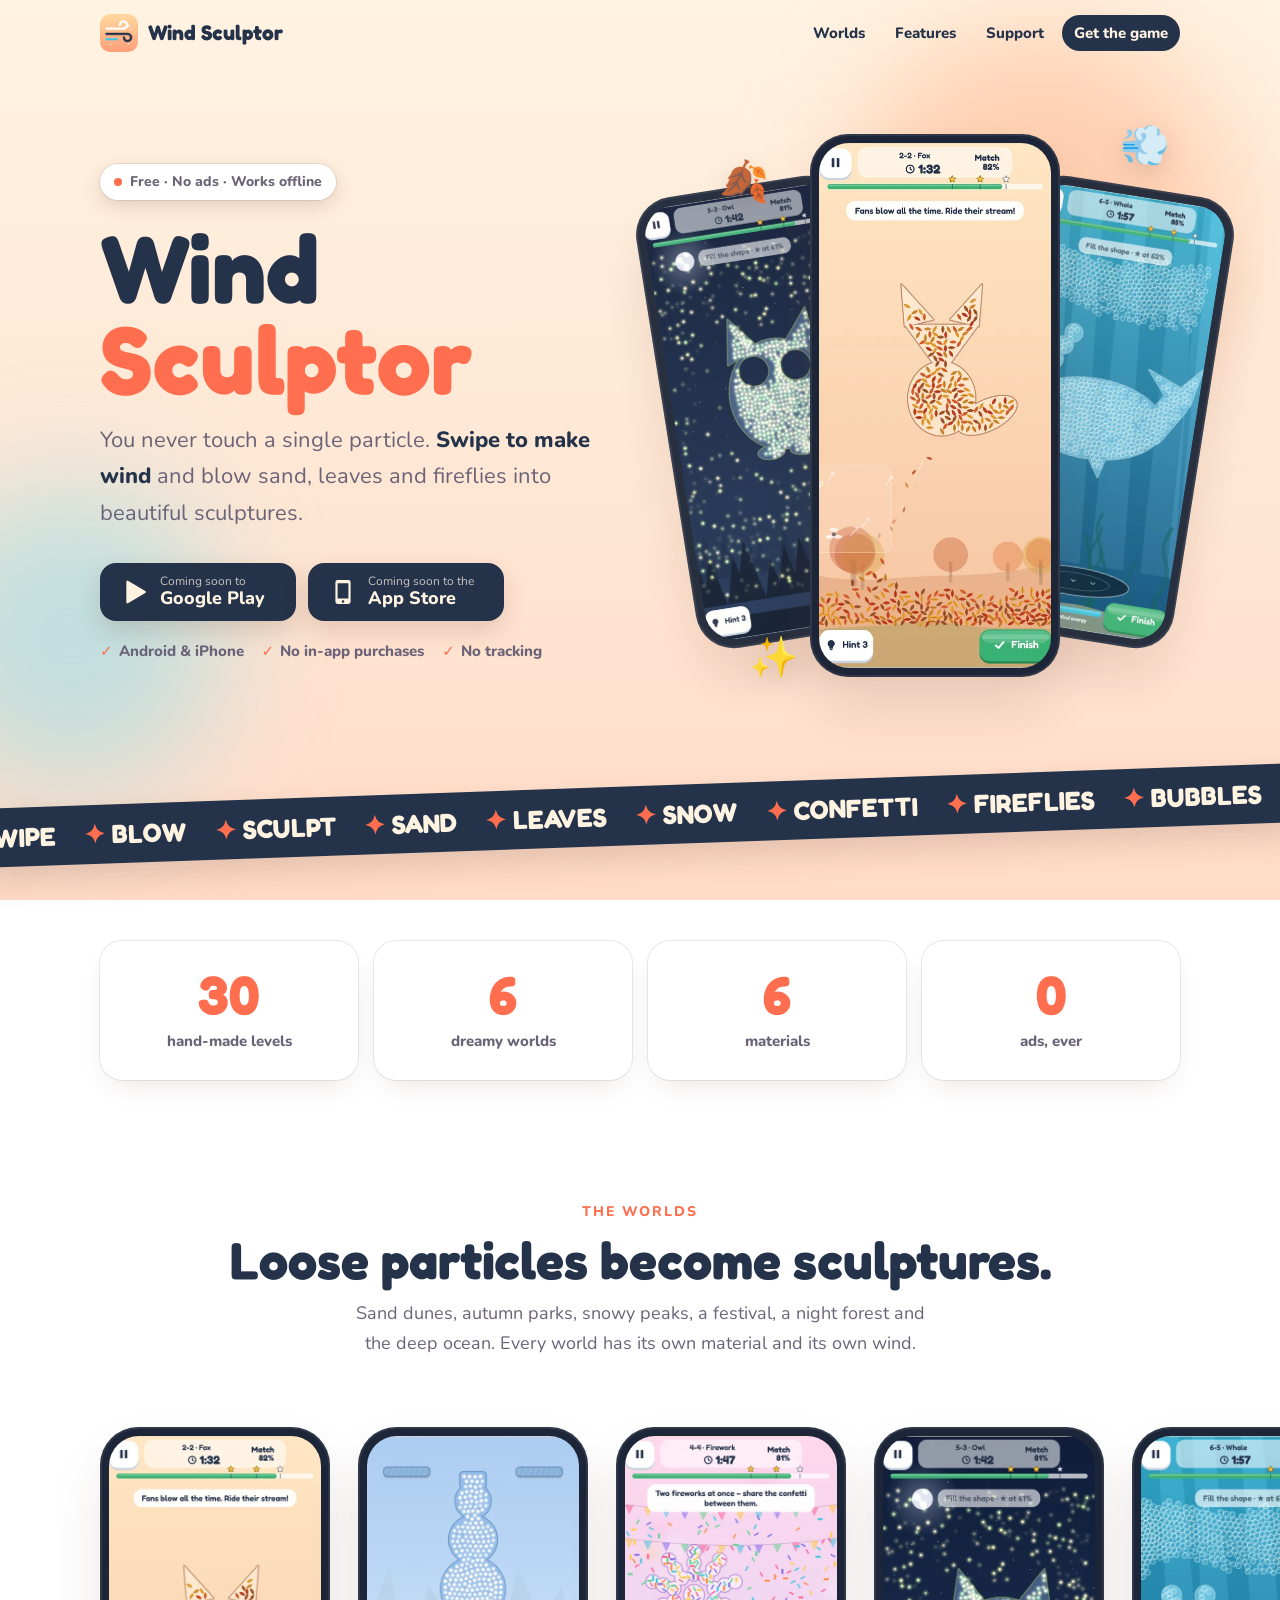
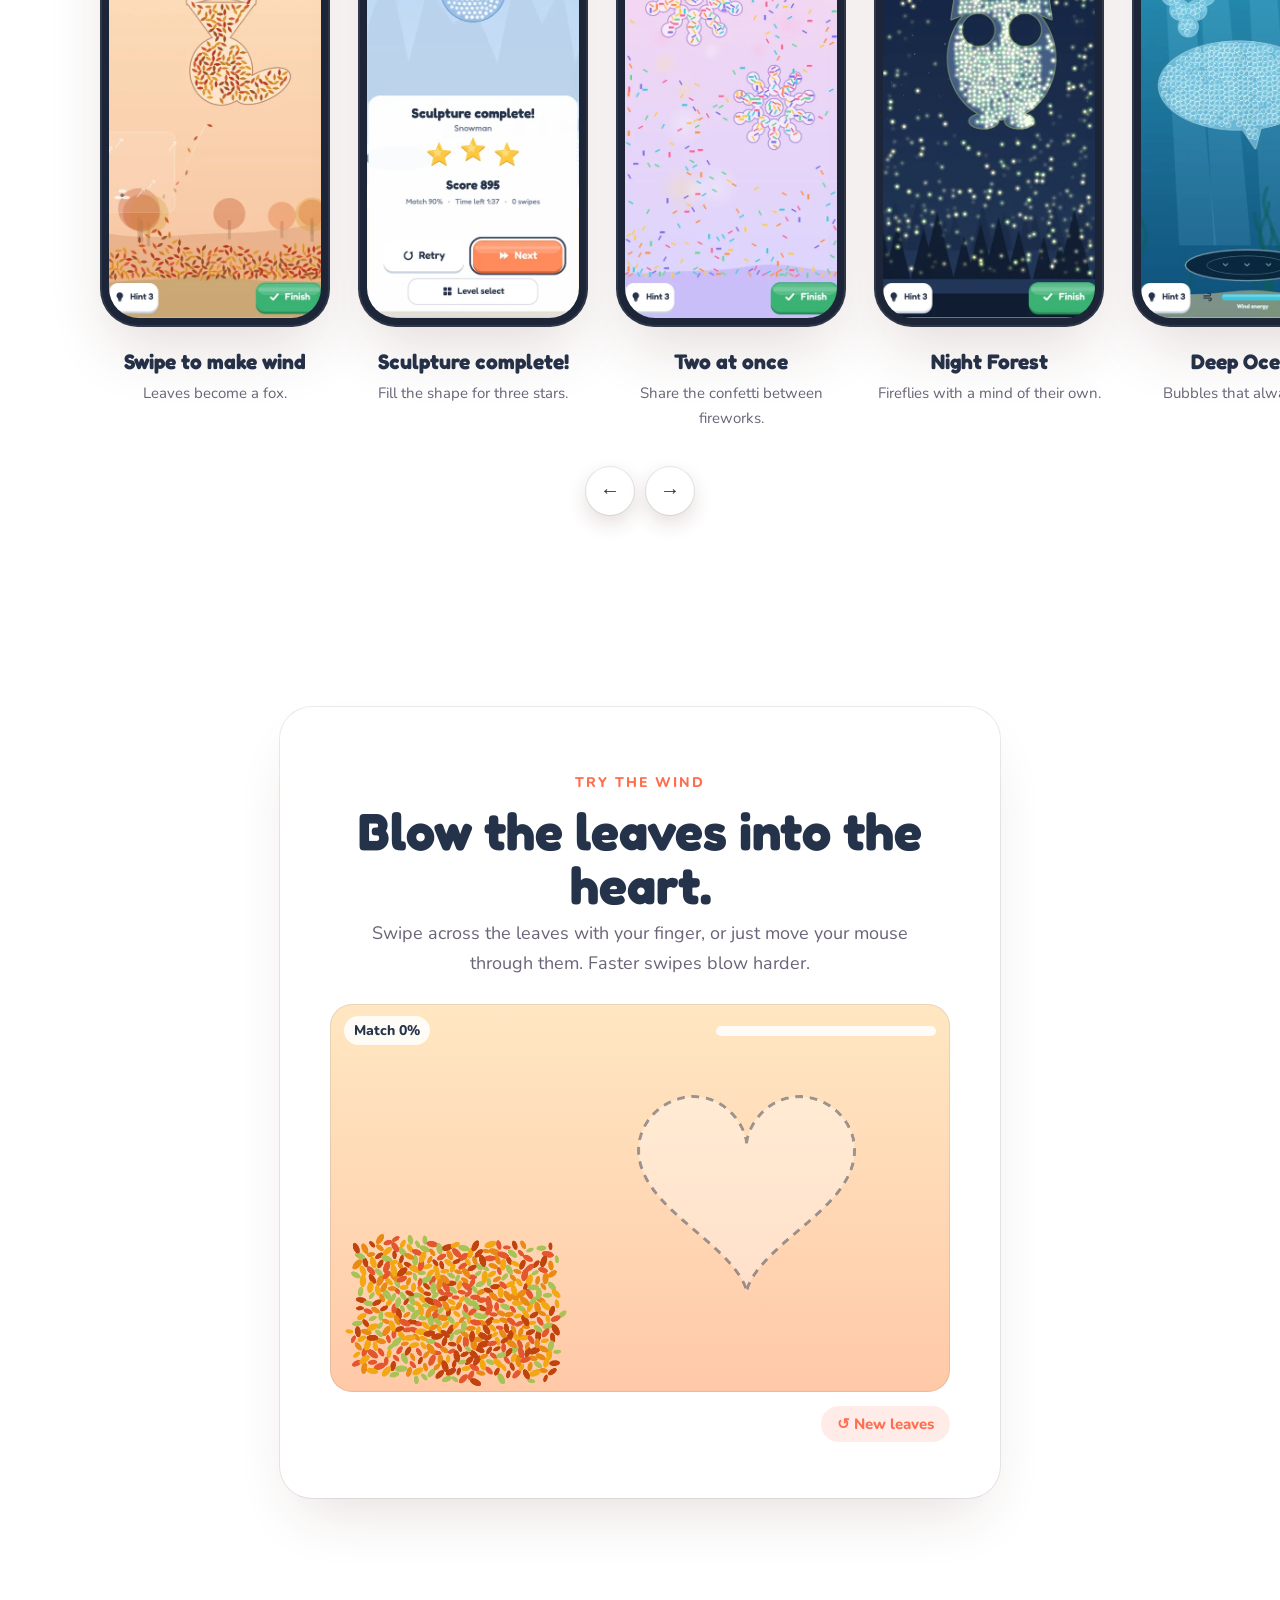
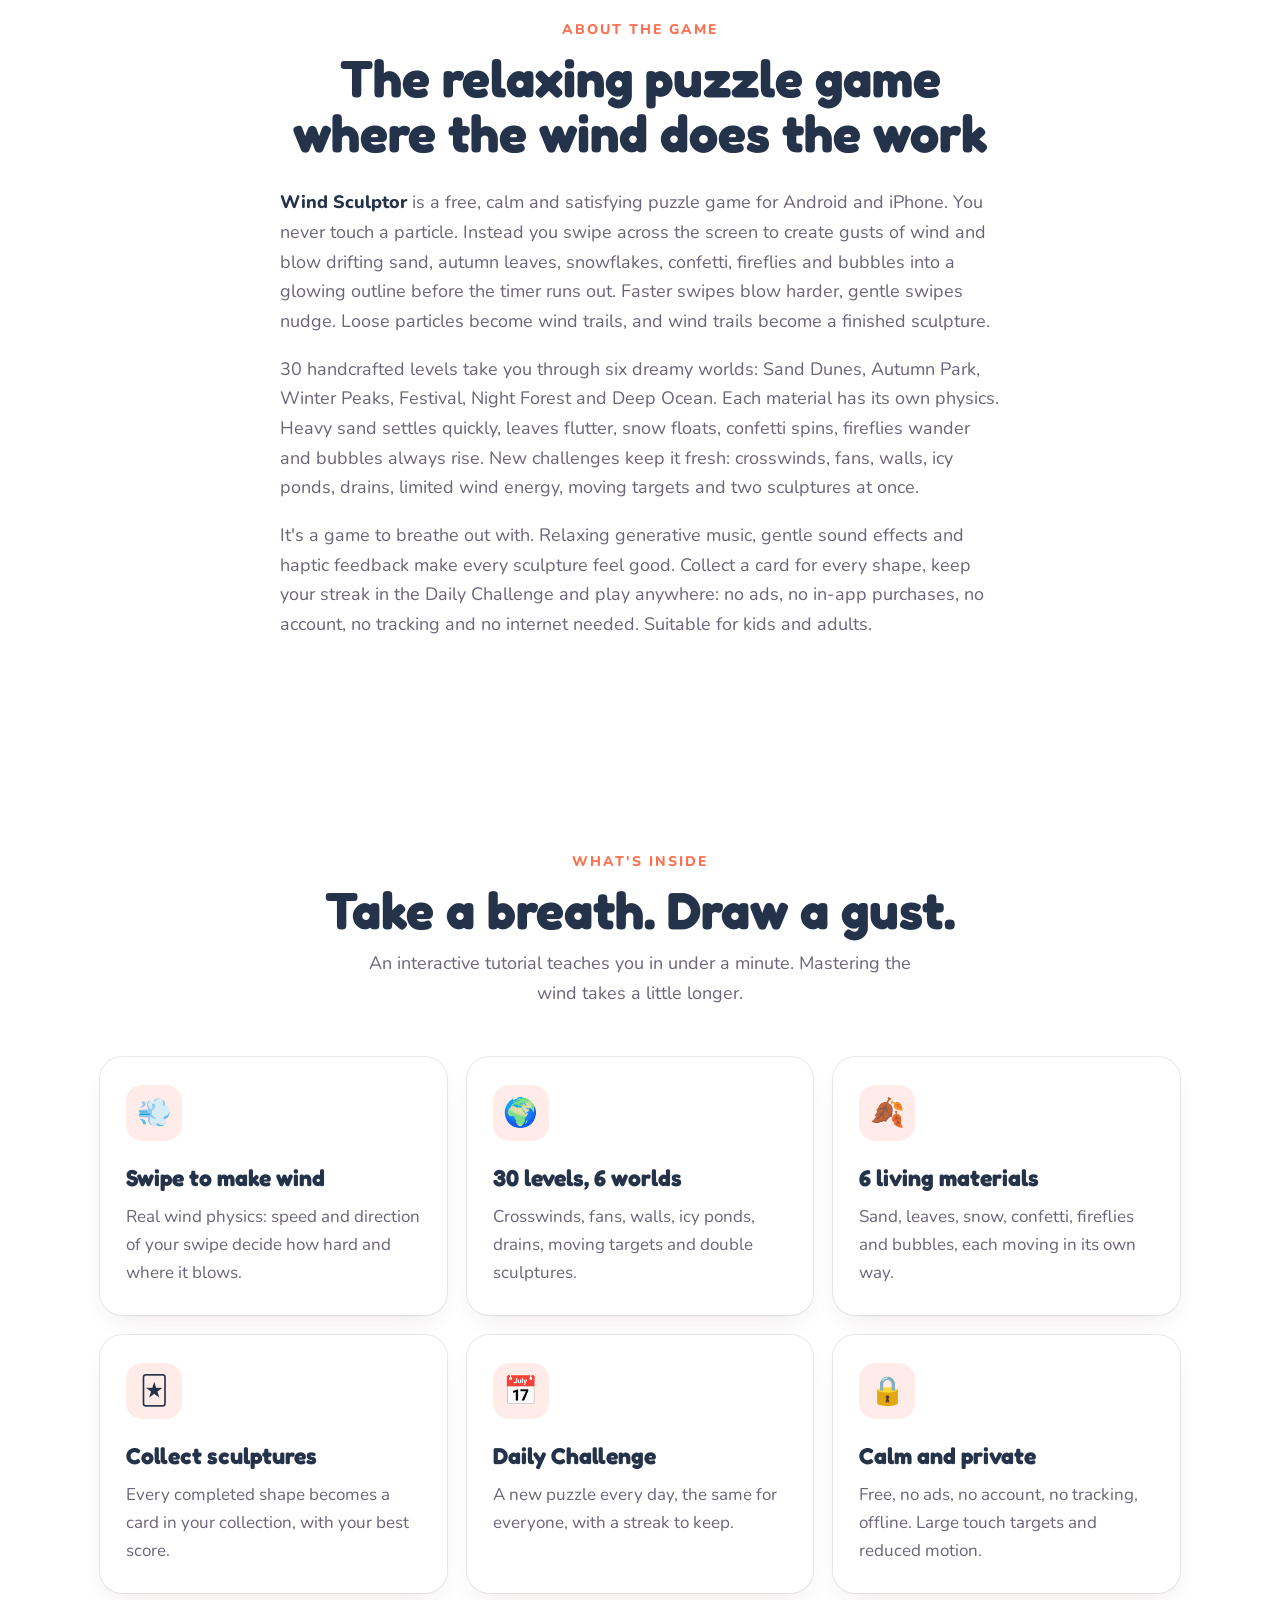
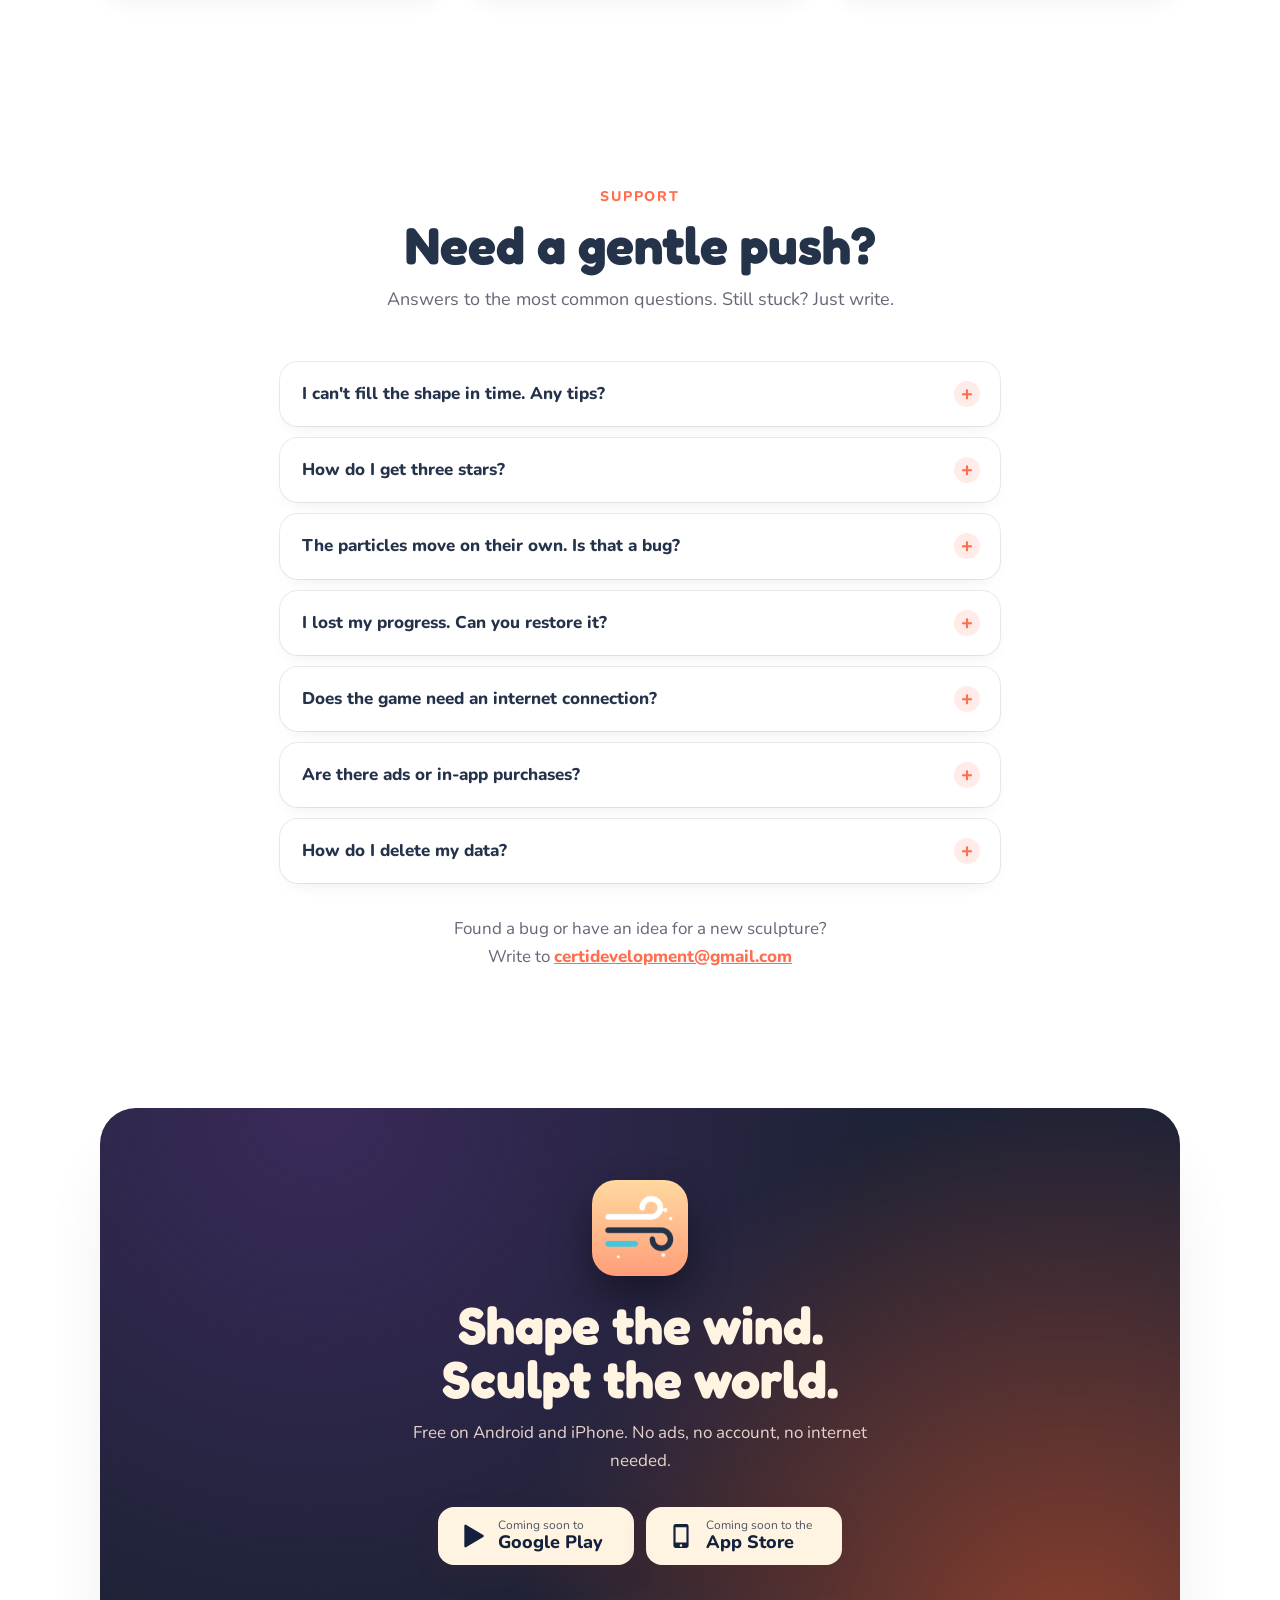
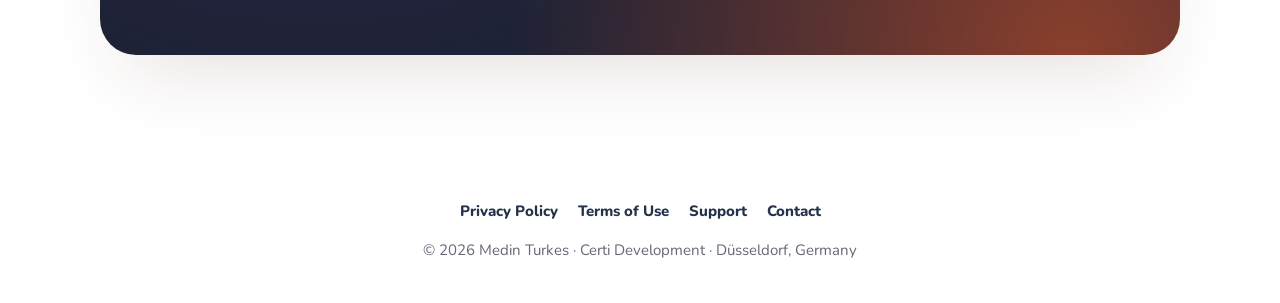
<file: index.html>
<!doctype html>
<html lang="en">
<head>
<meta charset="utf-8">
<meta name="viewport" content="width=device-width, initial-scale=1">
<title>Wind Sculptor – Relaxing Physics Puzzle Game for Android &amp; iPhone (Free, No Ads)</title>
<meta name="description" content="Wind Sculptor is a free, calm puzzle game for Android and iPhone: swipe to create wind and blow sand, leaves, snow, confetti, fireflies and bubbles into beautiful sculptures. 30 levels, daily challenge, no ads, works offline.">
<meta name="robots" content="index, follow, max-image-preview:large, max-snippet:-1">
<meta name="author" content="Medin Turkes">
<meta name="application-name" content="Wind Sculptor">
<meta name="apple-mobile-web-app-title" content="Wind Sculptor">
<meta name="theme-color" content="#FFF3E2" media="(prefers-color-scheme: light)">
<meta name="theme-color" content="#141A2C" media="(prefers-color-scheme: dark)">
<link rel="canonical" href="https://metur100.github.io/Wind.Sculptor.Landing/">
<link rel="icon" href="favicon.ico" sizes="48x48">
<link rel="icon" type="image/png" sizes="96x96" href="assets/favicon-96.png">
<link rel="icon" type="image/png" sizes="192x192" href="assets/favicon-192.png">
<link rel="apple-touch-icon" href="assets/apple-touch-icon.png">
<link rel="manifest" href="site.webmanifest">
<link rel="preload" href="assets/fonts/Fredoka_700.woff2" as="font" type="font/woff2" crossorigin>
<link rel="preload" href="assets/phone/01-fox.webp" as="image" type="image/webp">
<link rel="stylesheet" href="assets/style.css">

<meta property="og:type" content="website">
<meta property="og:site_name" content="Wind Sculptor">
<meta property="og:locale" content="en_US">
<meta property="og:title" content="Wind Sculptor – Shape the wind. Sculpt the world.">
<meta property="og:description" content="A free, relaxing puzzle game for Android and iPhone: swipe to make wind and blow drifting particles into sculptures. 30 levels in 6 worlds. No ads, no tracking, fully offline.">
<meta property="og:url" content="https://metur100.github.io/Wind.Sculptor.Landing/">
<meta property="og:image" content="https://metur100.github.io/Wind.Sculptor.Landing/assets/og-image.jpg">
<meta property="og:image:width" content="1200">
<meta property="og:image:height" content="630">
<meta property="og:image:alt" content="Wind Sculptor app icon next to phones showing an owl made of fireflies and a whale made of bubbles">
<meta name="twitter:card" content="summary_large_image">
<meta name="twitter:title" content="Wind Sculptor – Shape the wind. Sculpt the world.">
<meta name="twitter:description" content="A free, relaxing puzzle game: swipe to make wind and blow particles into sculptures. No ads, no tracking, fully offline.">
<meta name="twitter:image" content="https://metur100.github.io/Wind.Sculptor.Landing/assets/og-image.jpg">
<meta name="twitter:image:alt" content="Wind Sculptor app icon next to phones showing an owl made of fireflies and a whale made of bubbles">

<script type="application/ld+json">
{
  "@context": "https://schema.org",
  "@graph": [
    {
      "@type": "WebSite",
      "@id": "https://metur100.github.io/Wind.Sculptor.Landing/#website",
      "url": "https://metur100.github.io/Wind.Sculptor.Landing/",
      "name": "Wind Sculptor",
      "inLanguage": "en",
      "publisher": { "@id": "https://metur100.github.io/Wind.Sculptor.Landing/#org" }
    },
    {
      "@type": "Organization",
      "@id": "https://metur100.github.io/Wind.Sculptor.Landing/#org",
      "name": "Certi Development",
      "founder": { "@type": "Person", "name": "Medin Turkes" },
      "email": "certidevelopment@gmail.com",
      "logo": "https://metur100.github.io/Wind.Sculptor.Landing/assets/icon-512.png",
      "address": { "@type": "PostalAddress", "addressLocality": "Düsseldorf", "addressRegion": "NRW", "addressCountry": "DE" }
    },
    {
      "@type": ["MobileApplication", "VideoGame"],
      "@id": "https://metur100.github.io/Wind.Sculptor.Landing/#app",
      "name": "Wind Sculptor",
      "url": "https://metur100.github.io/Wind.Sculptor.Landing/",
      "description": "A calm, satisfying physics puzzle game: swipe to create gusts of wind and blow sand, leaves, snowflakes, confetti, fireflies and bubbles into a target shape. 30 levels in 6 worlds, 6 materials with their own physics, a daily challenge and collectible sculpture cards. Free, no ads, no tracking, fully offline.",
      "operatingSystem": "Android, iOS",
      "applicationCategory": "GameApplication",
      "applicationSubCategory": "Puzzle game",
      "genre": ["Puzzle", "Casual", "Relaxing"],
      "gamePlatform": ["Android", "iOS"],
      "playMode": "SinglePlayer",
      "numberOfPlayers": { "@type": "QuantitativeValue", "value": 1 },
      "softwareVersion": "1.0.0",
      "inLanguage": "en",
      "isAccessibleForFree": true,
      "image": "https://metur100.github.io/Wind.Sculptor.Landing/assets/icon-512.png",
      "screenshot": [
        "https://metur100.github.io/Wind.Sculptor.Landing/assets/phone/01-fox.webp",
        "https://metur100.github.io/Wind.Sculptor.Landing/assets/phone/03-festival.webp",
        "https://metur100.github.io/Wind.Sculptor.Landing/assets/phone/04-owl.webp",
        "https://metur100.github.io/Wind.Sculptor.Landing/assets/phone/05-whale.webp"
      ],
      "offers": { "@type": "Offer", "price": "0", "priceCurrency": "EUR" },
      "author": { "@type": "Person", "name": "Medin Turkes" },
      "publisher": { "@id": "https://metur100.github.io/Wind.Sculptor.Landing/#org" },
      "privacyPolicy": "https://metur100.github.io/Wind.Sculptor.Landing/privacy.html"
    },
    {
      "@type": "FAQPage",
      "mainEntity": [
        { "@type": "Question", "name": "I can't fill the shape in time. Any tips?", "acceptedAnswer": { "@type": "Answer", "text": "Use short, slow swipes close to the particles for control and long fast swipes to move a whole cloud. If the timer runs out you can keep sculpting, retry or use a free hint." } },
        { "@type": "Question", "name": "Can lost progress be restored?", "acceptedAnswer": { "@type": "Answer", "text": "Progress is stored only on your device, so it can't be restored after uninstalling the game or resetting progress." } },
        { "@type": "Question", "name": "Does Wind Sculptor need an internet connection?", "acceptedAnswer": { "@type": "Answer", "text": "No. Everything, including the Daily Challenge, works fully offline." } },
        { "@type": "Question", "name": "Are there ads or in-app purchases?", "acceptedAnswer": { "@type": "Answer", "text": "No. The game is completely free, with no ads and no in-app purchases. Hints are free too." } },
        { "@type": "Question", "name": "How do I delete my data?", "acceptedAnswer": { "@type": "Answer", "text": "Use Settings → Reset progress in the game, or uninstall it. Nothing is stored anywhere else." } }
      ]
    }
  ]
}
</script>
<script>document.documentElement.classList.add('js');</script>
</head>
<body>
<div class="progress" id="progress" aria-hidden="true"></div>

<header class="top" id="top">
  <div class="wrap">
    <a class="brand" href="./"><img src="assets/favicon-96.png" alt="" width="38" height="38">Wind Sculptor</a>
    <nav>
      <a class="opt" href="#worlds">Worlds</a>
      <a class="opt" href="#features">Features</a>
      <a class="opt" href="#support">Support</a>
      <a class="pill" href="#download">Get the game</a>
    </nav>
  </div>
</header>

<main>
  <!-- Hero -->
  <div class="hero">
    <div class="blob b1"></div>
    <div class="blob b2"></div>
    <div class="wrap hero-grid">
      <div>
        <span class="eyebrow reveal"><span class="dot"></span>Free · No ads · Works offline</span>
        <h1 class="reveal" style="--i:1">
          <span class="line">Wind</span>
          <span class="line"><span class="hot">Sculptor</span></span>
        </h1>
        <p class="tag reveal" style="--i:2">You never touch a single particle. <strong>Swipe to make wind</strong> and blow sand, leaves and fireflies into beautiful sculptures.</p>

        <!-- Store links: replace href="#" with the real URLs and remove aria-disabled once live:
             Google Play: https://play.google.com/store/apps/details?id=com.certidevelopment.windsculptor
             App Store:   https://apps.apple.com/app/idXXXXXXXXXX -->
        <div class="stores reveal" style="--i:3">
          <a class="store" href="#" aria-disabled="true">
            <svg viewBox="0 0 24 24" aria-hidden="true"><path d="M4 2.5v19a1 1 0 0 0 1.5.86l16-9.5a1 1 0 0 0 0-1.72l-16-9.5A1 1 0 0 0 4 2.5z"/></svg>
            <div><small>Coming soon to</small><span>Google Play</span></div>
          </a>
          <a class="store" href="#" aria-disabled="true">
            <svg viewBox="0 0 24 24" aria-hidden="true"><path d="M7 1h10a2 2 0 0 1 2 2v18a2 2 0 0 1-2 2H7a2 2 0 0 1-2-2V3a2 2 0 0 1 2-2zm0 3v14h10V4H7zm5 15.5a1.25 1.25 0 1 0 0 2.5 1.25 1.25 0 0 0 0-2.5z"/></svg>
            <div><small>Coming soon to the</small><span>App Store</span></div>
          </a>
        </div>
        <ul class="checks reveal" style="--i:4">
          <li>Android &amp; iPhone</li>
          <li>No in-app purchases</li>
          <li>No tracking</li>
        </ul>
      </div>

      <div class="phones parallax" data-speed="-0.08" aria-hidden="true">
        <div class="phone-set reveal zoom" style="--i:2">
          <div class="phone p-left float slow"><img src="assets/phone/04-owl.webp" alt="" width="480" height="1043"></div>
          <div class="phone p-right float slower"><img src="assets/phone/05-whale.webp" alt="" width="480" height="1043"></div>
          <div class="phone p-main float"><img src="assets/phone/01-fox.webp" alt="" width="480" height="1043"></div>
          <span class="sticker s1">🍂</span>
          <span class="sticker s2">💨</span>
          <span class="sticker s3">✨</span>
        </div>
      </div>
    </div>
  </div>

  <!-- Marquee -->
  <div class="marquee" aria-hidden="true">
    <div class="track">
      <span>SWIPE<em>✦</em> BLOW<em>✦</em> SCULPT<em>✦</em> SAND<em>✦</em> LEAVES<em>✦</em> SNOW<em>✦</em> CONFETTI<em>✦</em> FIREFLIES<em>✦</em> BUBBLES<em>✦</em> BREATHE<em>✦</em></span>
      <span>SWIPE<em>✦</em> BLOW<em>✦</em> SCULPT<em>✦</em> SAND<em>✦</em> LEAVES<em>✦</em> SNOW<em>✦</em> CONFETTI<em>✦</em> FIREFLIES<em>✦</em> BUBBLES<em>✦</em> BREATHE<em>✦</em></span>
    </div>
  </div>

  <!-- Stats -->
  <section>
    <div class="wrap">
      <div class="stats">
        <div class="stat reveal" style="--i:0"><b data-count="30">30</b><span>hand-made levels</span></div>
        <div class="stat reveal" style="--i:1"><b data-count="6">6</b><span>dreamy worlds</span></div>
        <div class="stat reveal" style="--i:2"><b data-count="6">6</b><span>materials</span></div>
        <div class="stat reveal" style="--i:3"><b>0</b><span>ads, ever</span></div>
      </div>
    </div>
  </section>

  <!-- Gallery -->
  <section id="worlds" style="padding-top:24px">
    <div class="wrap">
      <span class="kicker reveal">The worlds</span>
      <h2 class="reveal" style="--i:1">Loose particles become sculptures.</h2>
      <p class="lead reveal" style="--i:2">Sand dunes, autumn parks, snowy peaks, a festival, a night forest and the deep ocean. Every world has its own material and its own wind.</p>
    </div>
    <div class="gallery-wrap">
      <div class="gallery" id="gallery" tabindex="0" aria-label="Screenshots">
        <figure class="shot reveal" style="--i:0"><div class="phone"><img src="assets/phone/01-fox.webp" width="480" height="1043" loading="lazy" alt="Autumn leaves blown into the shape of a fox"></div><figcaption><h3>Swipe to make wind</h3><p>Leaves become a fox.</p></figcaption></figure>
        <figure class="shot reveal" style="--i:1"><div class="phone"><img src="assets/phone/02-complete.webp" width="480" height="1043" loading="lazy" alt="Sculpture complete screen with three stars for a snowman"></div><figcaption><h3>Sculpture complete!</h3><p>Fill the shape for three stars.</p></figcaption></figure>
        <figure class="shot reveal" style="--i:2"><div class="phone"><img src="assets/phone/03-festival.webp" width="480" height="1043" loading="lazy" alt="Confetti blown into two fireworks at a festival"></div><figcaption><h3>Two at once</h3><p>Share the confetti between fireworks.</p></figcaption></figure>
        <figure class="shot reveal" style="--i:3"><div class="phone"><img src="assets/phone/04-owl.webp" width="480" height="1043" loading="lazy" alt="Fireflies forming an owl in a night forest"></div><figcaption><h3>Night Forest</h3><p>Fireflies with a mind of their own.</p></figcaption></figure>
        <figure class="shot reveal" style="--i:4"><div class="phone"><img src="assets/phone/05-whale.webp" width="480" height="1043" loading="lazy" alt="Bubbles forming a whale in the deep ocean"></div><figcaption><h3>Deep Ocean</h3><p>Bubbles that always rise.</p></figcaption></figure>
        <figure class="shot reveal" style="--i:5"><div class="phone"><img src="assets/phone/06-worlds.webp" width="480" height="1043" loading="lazy" alt="World map with six worlds"></div><figcaption><h3>6 dreamy worlds</h3><p>From sand dunes to the sea.</p></figcaption></figure>
        <figure class="shot reveal" style="--i:6"><div class="phone"><img src="assets/phone/07-collection.webp" width="480" height="1043" loading="lazy" alt="Collection of sculpture cards"></div><figcaption><h3>Collect every sculpture</h3><p>A card for each shape.</p></figcaption></figure>
        <figure class="shot reveal" style="--i:7"><div class="phone"><img src="assets/phone/08-menu.webp" width="480" height="1043" loading="lazy" alt="Main menu with the Daily Challenge"></div><figcaption><h3>A new puzzle every day</h3><p>Same Daily Challenge for everyone.</p></figcaption></figure>
      </div>
      <div class="gallery-nav">
        <button type="button" data-dir="-1" aria-label="Previous screenshots">←</button>
        <button type="button" data-dir="1" aria-label="Next screenshots">→</button>
      </div>
    </div>
  </section>

  <!-- Try it -->
  <section>
    <div class="wrap narrow">
      <div class="tryit reveal zoom" id="tryit">
        <span class="kicker">Try the wind</span>
        <h2>Blow the leaves into the heart.</h2>
        <p class="lead">Swipe across the leaves with your finger, or just move your mouse through them. Faster swipes blow harder.</p>
        <div class="toy">
          <canvas id="toy" width="1280" height="800" aria-label="Mini game: autumn leaves and a heart-shaped outline to fill with wind"></canvas>
          <div class="toy-hud" aria-hidden="true"><span id="toy-pct">Match 0%</span><span class="meter"><i id="toy-meter"></i></span></div>
          <div class="toy-foot">
            <p class="toy-msg" id="toy-msg" aria-live="polite"></p>
            <button type="button" class="reset" id="toy-reset">↺ New leaves</button>
          </div>
        </div>
      </div>
    </div>
  </section>

  <!-- About -->
  <section id="about" style="padding-top:24px">
    <div class="wrap narrow about">
      <span class="kicker reveal">About the game</span>
      <h2 class="reveal" style="--i:1">The relaxing puzzle game where the wind does the work</h2>
      <p class="reveal" style="--i:2"><strong>Wind Sculptor</strong> is a free, calm and satisfying puzzle game for Android and iPhone. You never touch a particle. Instead you swipe across the screen to create gusts of wind and blow drifting sand, autumn leaves, snowflakes, confetti, fireflies and bubbles into a glowing outline before the timer runs out. Faster swipes blow harder, gentle swipes nudge. Loose particles become wind trails, and wind trails become a finished sculpture.</p>
      <p class="reveal" style="--i:3">30 handcrafted levels take you through six dreamy worlds: Sand Dunes, Autumn Park, Winter Peaks, Festival, Night Forest and Deep Ocean. Each material has its own physics. Heavy sand settles quickly, leaves flutter, snow floats, confetti spins, fireflies wander and bubbles always rise. New challenges keep it fresh: crosswinds, fans, walls, icy ponds, drains, limited wind energy, moving targets and two sculptures at once.</p>
      <p class="reveal" style="--i:4">It's a game to breathe out with. Relaxing generative music, gentle sound effects and haptic feedback make every sculpture feel good. Collect a card for every shape, keep your streak in the Daily Challenge and play anywhere: no ads, no in-app purchases, no account, no tracking and no internet needed. Suitable for kids and adults.</p>
    </div>
  </section>

  <!-- Features -->
  <section id="features">
    <div class="wrap">
      <span class="kicker reveal">What's inside</span>
      <h2 class="reveal" style="--i:1">Take a breath. Draw a gust.</h2>
      <p class="lead reveal" style="--i:2">An interactive tutorial teaches you in under a minute. Mastering the wind takes a little longer.</p>
      <div class="grid">
        <div class="feature reveal" style="--i:0"><div class="ico" aria-hidden="true">💨</div><h3>Swipe to make wind</h3><p>Real wind physics: speed and direction of your swipe decide how hard and where it blows.</p></div>
        <div class="feature reveal" style="--i:1"><div class="ico" aria-hidden="true">🌍</div><h3>30 levels, 6 worlds</h3><p>Crosswinds, fans, walls, icy ponds, drains, moving targets and double sculptures.</p></div>
        <div class="feature reveal" style="--i:2"><div class="ico" aria-hidden="true">🍂</div><h3>6 living materials</h3><p>Sand, leaves, snow, confetti, fireflies and bubbles, each moving in its own way.</p></div>
        <div class="feature reveal" style="--i:0"><div class="ico" aria-hidden="true">🃏</div><h3>Collect sculptures</h3><p>Every completed shape becomes a card in your collection, with your best score.</p></div>
        <div class="feature reveal" style="--i:1"><div class="ico" aria-hidden="true">📅</div><h3>Daily Challenge</h3><p>A new puzzle every day, the same for everyone, with a streak to keep.</p></div>
        <div class="feature reveal" style="--i:2"><div class="ico" aria-hidden="true">🔒</div><h3>Calm and private</h3><p>Free, no ads, no account, no tracking, offline. Large touch targets and reduced motion.</p></div>
      </div>
    </div>
  </section>

  <!-- Support -->
  <section id="support">
    <div class="wrap narrow">
      <span class="kicker reveal">Support</span>
      <h2 class="reveal" style="--i:1">Need a gentle push?</h2>
      <p class="lead reveal" style="--i:2">Answers to the most common questions. Still stuck? Just write.</p>
      <div class="faq">
        <details class="reveal">
          <summary>I can't fill the shape in time. Any tips?</summary>
          <p>Use short, slow swipes close to the particles for control and long, fast swipes to move a whole cloud. If the timer runs out you can keep sculpting, retry, or use a free hint.</p>
        </details>
        <details class="reveal">
          <summary>How do I get three stars?</summary>
          <p>Fill more of the outline. The match bar at the top shows how close you are, and the star markers on it show each threshold.</p>
        </details>
        <details class="reveal">
          <summary>The particles move on their own. Is that a bug?</summary>
          <p>No – that's the material. Fireflies wander, bubbles rise, snow floats and fans or crosswinds keep blowing. Plan your gusts around them.</p>
        </details>
        <details class="reveal">
          <summary>I lost my progress. Can you restore it?</summary>
          <p>Progress is stored only on your device. We never receive it, so it can't be restored after uninstalling the game or resetting progress.</p>
        </details>
        <details class="reveal">
          <summary>Does the game need an internet connection?</summary>
          <p>No. Everything, including the Daily Challenge, works fully offline.</p>
        </details>
        <details class="reveal">
          <summary>Are there ads or in-app purchases?</summary>
          <p>No. The game is completely free, and hints are free too.</p>
        </details>
        <details class="reveal">
          <summary>How do I delete my data?</summary>
          <p>Use Settings → Reset progress in the game, or uninstall it. Nothing is stored anywhere else. See the <a href="privacy.html">privacy policy</a>.</p>
        </details>
      </div>
      <p class="contact reveal">Found a bug or have an idea for a new sculpture?<br>Write to <a href="mailto:certidevelopment@gmail.com">certidevelopment@gmail.com</a></p>
    </div>
  </section>

  <!-- CTA -->
  <section id="download" style="padding-top:24px">
    <div class="wrap">
      <div class="cta reveal zoom">
        <img src="assets/icon-512.png" alt="" width="96" height="96">
        <h2>Shape the wind.<br>Sculpt the world.</h2>
        <p>Free on Android and iPhone. No ads, no account, no internet needed.</p>
        <div class="stores">
          <a class="store" href="#" aria-disabled="true">
            <svg viewBox="0 0 24 24" aria-hidden="true"><path d="M4 2.5v19a1 1 0 0 0 1.5.86l16-9.5a1 1 0 0 0 0-1.72l-16-9.5A1 1 0 0 0 4 2.5z"/></svg>
            <div><small>Coming soon to</small><span>Google Play</span></div>
          </a>
          <a class="store" href="#" aria-disabled="true">
            <svg viewBox="0 0 24 24" aria-hidden="true"><path d="M7 1h10a2 2 0 0 1 2 2v18a2 2 0 0 1-2 2H7a2 2 0 0 1-2-2V3a2 2 0 0 1 2-2zm0 3v14h10V4H7zm5 15.5a1.25 1.25 0 1 0 0 2.5 1.25 1.25 0 0 0 0-2.5z"/></svg>
            <div><small>Coming soon to the</small><span>App Store</span></div>
          </a>
        </div>
      </div>
    </div>
  </section>
</main>

<footer>
  <div class="wrap">
    <nav>
      <a href="privacy.html">Privacy Policy</a>
      <a href="terms.html">Terms of Use</a>
      <a href="#support">Support</a>
      <a href="mailto:certidevelopment@gmail.com">Contact</a>
    </nav>
    <p>© 2026 Medin Turkes · Certi Development · Düsseldorf, Germany</p>
  </div>
</footer>

<script src="assets/main.js" defer></script>
</body>
</html>
</file>
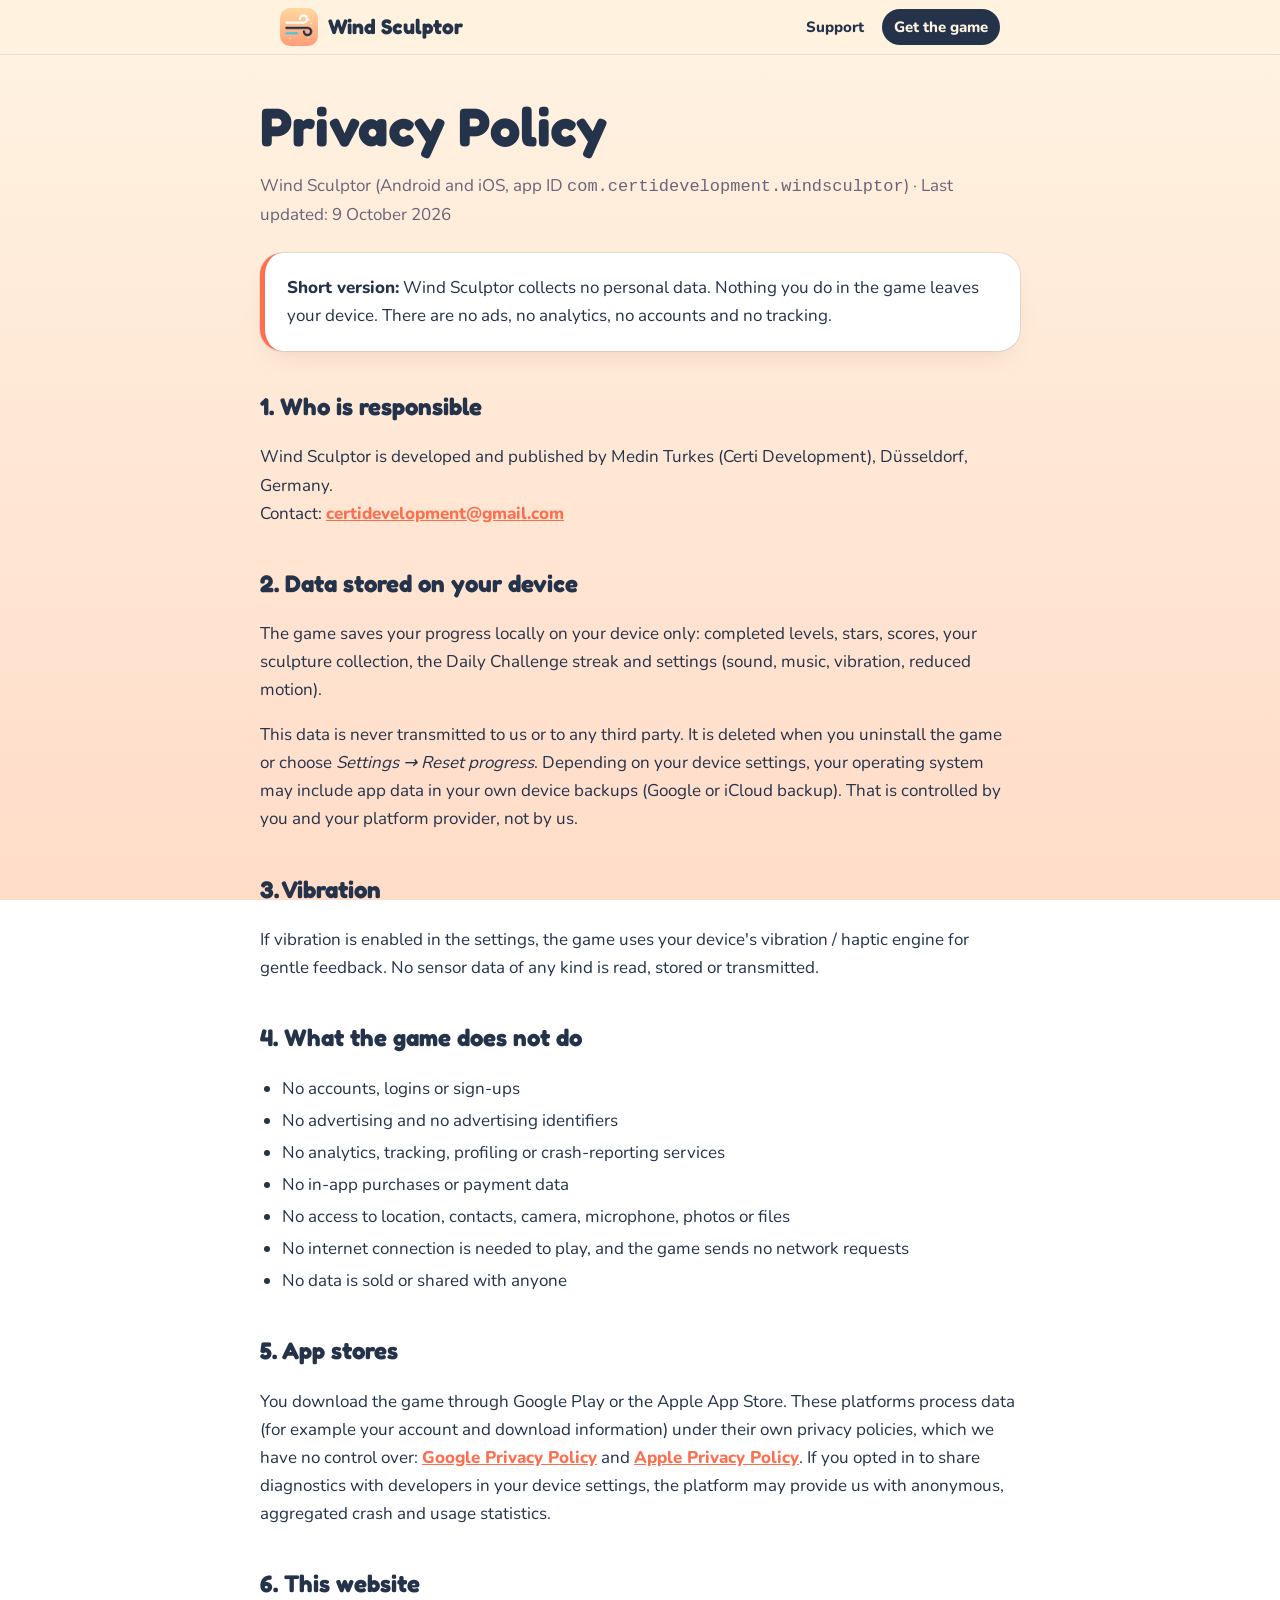
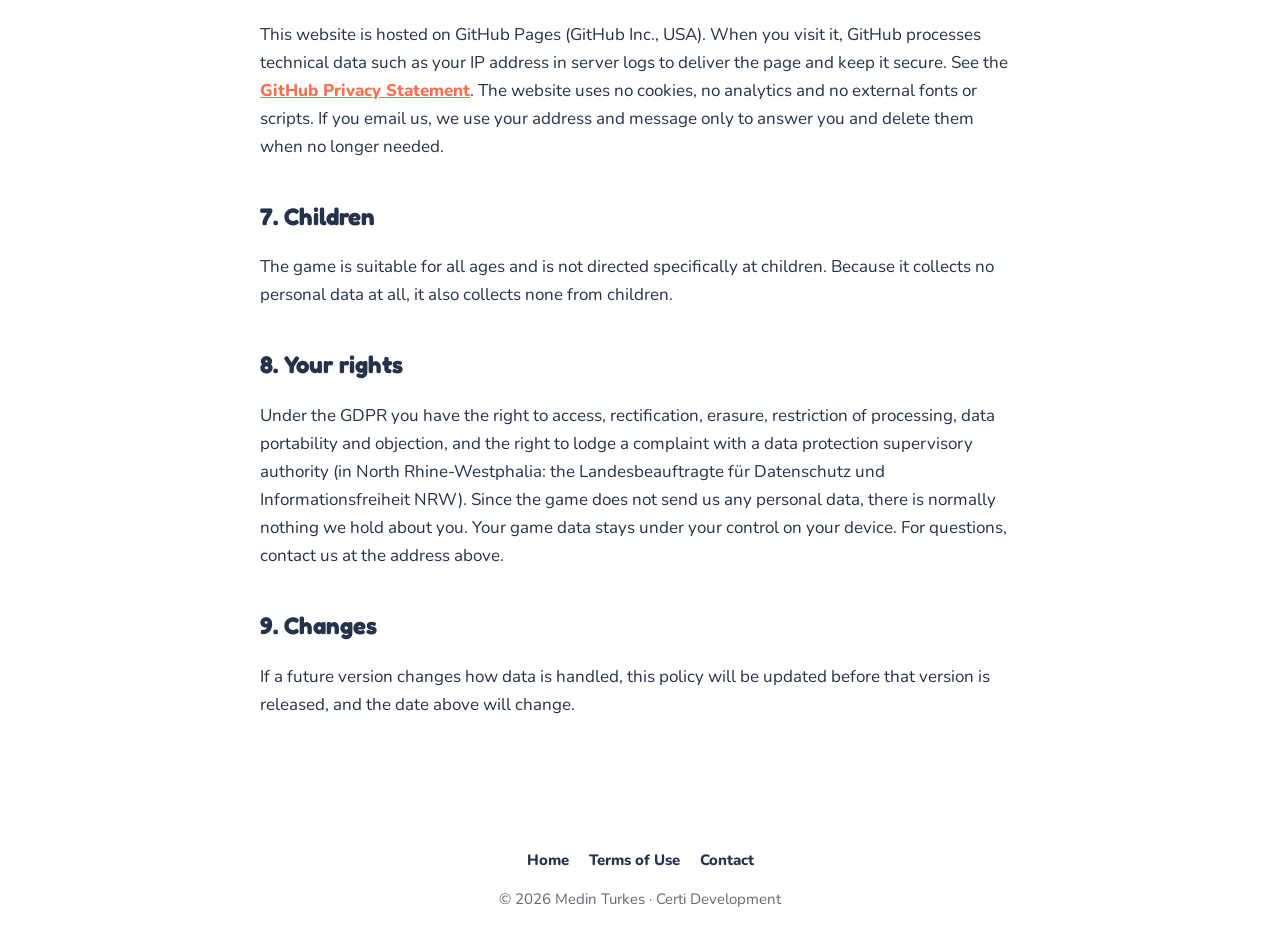
<file: privacy.html>
<!doctype html>
<html lang="en">
<head>
<meta charset="utf-8">
<meta name="viewport" content="width=device-width, initial-scale=1">
<title>Privacy Policy – Wind Sculptor</title>
<meta name="description" content="Privacy policy for the mobile game Wind Sculptor The game collects no personal data.">
<link rel="canonical" href="https://metur100.github.io/Wind.Sculptor.Landing/privacy.html">
<meta name="robots" content="index, follow">
<meta name="theme-color" content="#FFF3E2" media="(prefers-color-scheme: light)">
<meta name="theme-color" content="#141A2C" media="(prefers-color-scheme: dark)">
<link rel="icon" href="favicon.ico" sizes="48x48">
<link rel="icon" type="image/png" sizes="96x96" href="assets/favicon-96.png">
<link rel="apple-touch-icon" href="assets/apple-touch-icon.png">
<link rel="manifest" href="site.webmanifest">
<meta property="og:type" content="article">
<meta property="og:site_name" content="Wind Sculptor">
<meta property="og:title" content="Privacy Policy – Wind Sculptor">
<meta property="og:url" content="https://metur100.github.io/Wind.Sculptor.Landing/privacy.html">
<meta property="og:image" content="https://metur100.github.io/Wind.Sculptor.Landing/assets/og-image.jpg">
<meta name="twitter:card" content="summary_large_image">
<script type="application/ld+json">
{"@context":"https://schema.org","@type":"BreadcrumbList","itemListElement":[{"@type":"ListItem","position":1,"name":"Wind Sculptor","item":"https://metur100.github.io/Wind.Sculptor.Landing/"},{"@type":"ListItem","position":2,"name":"Privacy Policy","item":"https://metur100.github.io/Wind.Sculptor.Landing/privacy.html"}]}
</script>
<link rel="stylesheet" href="assets/style.css">
</head>
<body>
<header class="top scrolled">
  <div class="wrap narrow">
    <a class="brand" href="./"><img src="assets/favicon-96.png" alt="" width="38" height="38">Wind Sculptor</a>
    <nav><a class="opt" href="./#support">Support</a><a class="pill" href="./#download">Get the game</a></nav>
  </div>
</header>

<main class="wrap narrow doc">
  <h1>Privacy Policy</h1>
  <p class="muted">Wind Sculptor (Android and iOS, app ID <code>com.certidevelopment.windsculptor</code>) · Last updated: 9 October 2026</p>

  <div class="card">
    <p><strong>Short version:</strong> Wind Sculptor collects no personal data. Nothing you do in the game leaves your device. There are no ads, no analytics, no accounts and no tracking.</p>
  </div>

  <h2>1. Who is responsible</h2>
  <p>Wind Sculptor is developed and published by Medin Turkes (Certi Development), Düsseldorf, Germany.<br>
  Contact: <a href="mailto:certidevelopment@gmail.com">certidevelopment@gmail.com</a></p>

  <h2>2. Data stored on your device</h2>
  <p>The game saves your progress locally on your device only: completed levels, stars, scores, your sculpture collection, the Daily Challenge streak and settings (sound, music, vibration, reduced motion).</p>
  <p>This data is never transmitted to us or to any third party. It is deleted when you uninstall the game or choose <em>Settings → Reset progress</em>. Depending on your device settings, your operating system may include app data in your own device backups (Google or iCloud backup). That is controlled by you and your platform provider, not by us.</p>

  <h2>3. Vibration</h2>
  <p>If vibration is enabled in the settings, the game uses your device's vibration / haptic engine for gentle feedback. No sensor data of any kind is read, stored or transmitted.</p>

  <h2>4. What the game does not do</h2>
  <ul>
    <li>No accounts, logins or sign-ups</li>
    <li>No advertising and no advertising identifiers</li>
    <li>No analytics, tracking, profiling or crash-reporting services</li>
    <li>No in-app purchases or payment data</li>
    <li>No access to location, contacts, camera, microphone, photos or files</li>
    <li>No internet connection is needed to play, and the game sends no network requests</li>
    <li>No data is sold or shared with anyone</li>
  </ul>

  <h2>5. App stores</h2>
  <p>You download the game through Google Play or the Apple App Store. These platforms process data (for example your account and download information) under their own privacy policies, which we have no control over: <a href="https://policies.google.com/privacy" rel="noopener">Google Privacy Policy</a> and <a href="https://www.apple.com/legal/privacy/" rel="noopener">Apple Privacy Policy</a>. If you opted in to share diagnostics with developers in your device settings, the platform may provide us with anonymous, aggregated crash and usage statistics.</p>

  <h2>6. This website</h2>
  <p>This website is hosted on GitHub Pages (GitHub Inc., USA). When you visit it, GitHub processes technical data such as your IP address in server logs to deliver the page and keep it secure. See the <a href="https://docs.github.com/en/site-policy/privacy-policies/github-general-privacy-statement" rel="noopener">GitHub Privacy Statement</a>. The website uses no cookies, no analytics and no external fonts or scripts. If you email us, we use your address and message only to answer you and delete them when no longer needed.</p>

  <h2>7. Children</h2>
  <p>The game is suitable for all ages and is not directed specifically at children. Because it collects no personal data at all, it also collects none from children.</p>

  <h2>8. Your rights</h2>
  <p>Under the GDPR you have the right to access, rectification, erasure, restriction of processing, data portability and objection, and the right to lodge a complaint with a data protection supervisory authority (in North Rhine-Westphalia: the Landesbeauftragte für Datenschutz und Informationsfreiheit NRW). Since the game does not send us any personal data, there is normally nothing we hold about you. Your game data stays under your control on your device. For questions, contact us at the address above.</p>

  <h2>9. Changes</h2>
  <p>If a future version changes how data is handled, this policy will be updated before that version is released, and the date above will change.</p>
</main>

<footer>
  <div class="wrap">
    <nav>
      <a href="./">Home</a>
      <a href="terms.html">Terms of Use</a>
      <a href="mailto:certidevelopment@gmail.com">Contact</a>
    </nav>
    <p>© 2026 Medin Turkes · Certi Development</p>
  </div>
</footer>
</body>
</html>
</file>
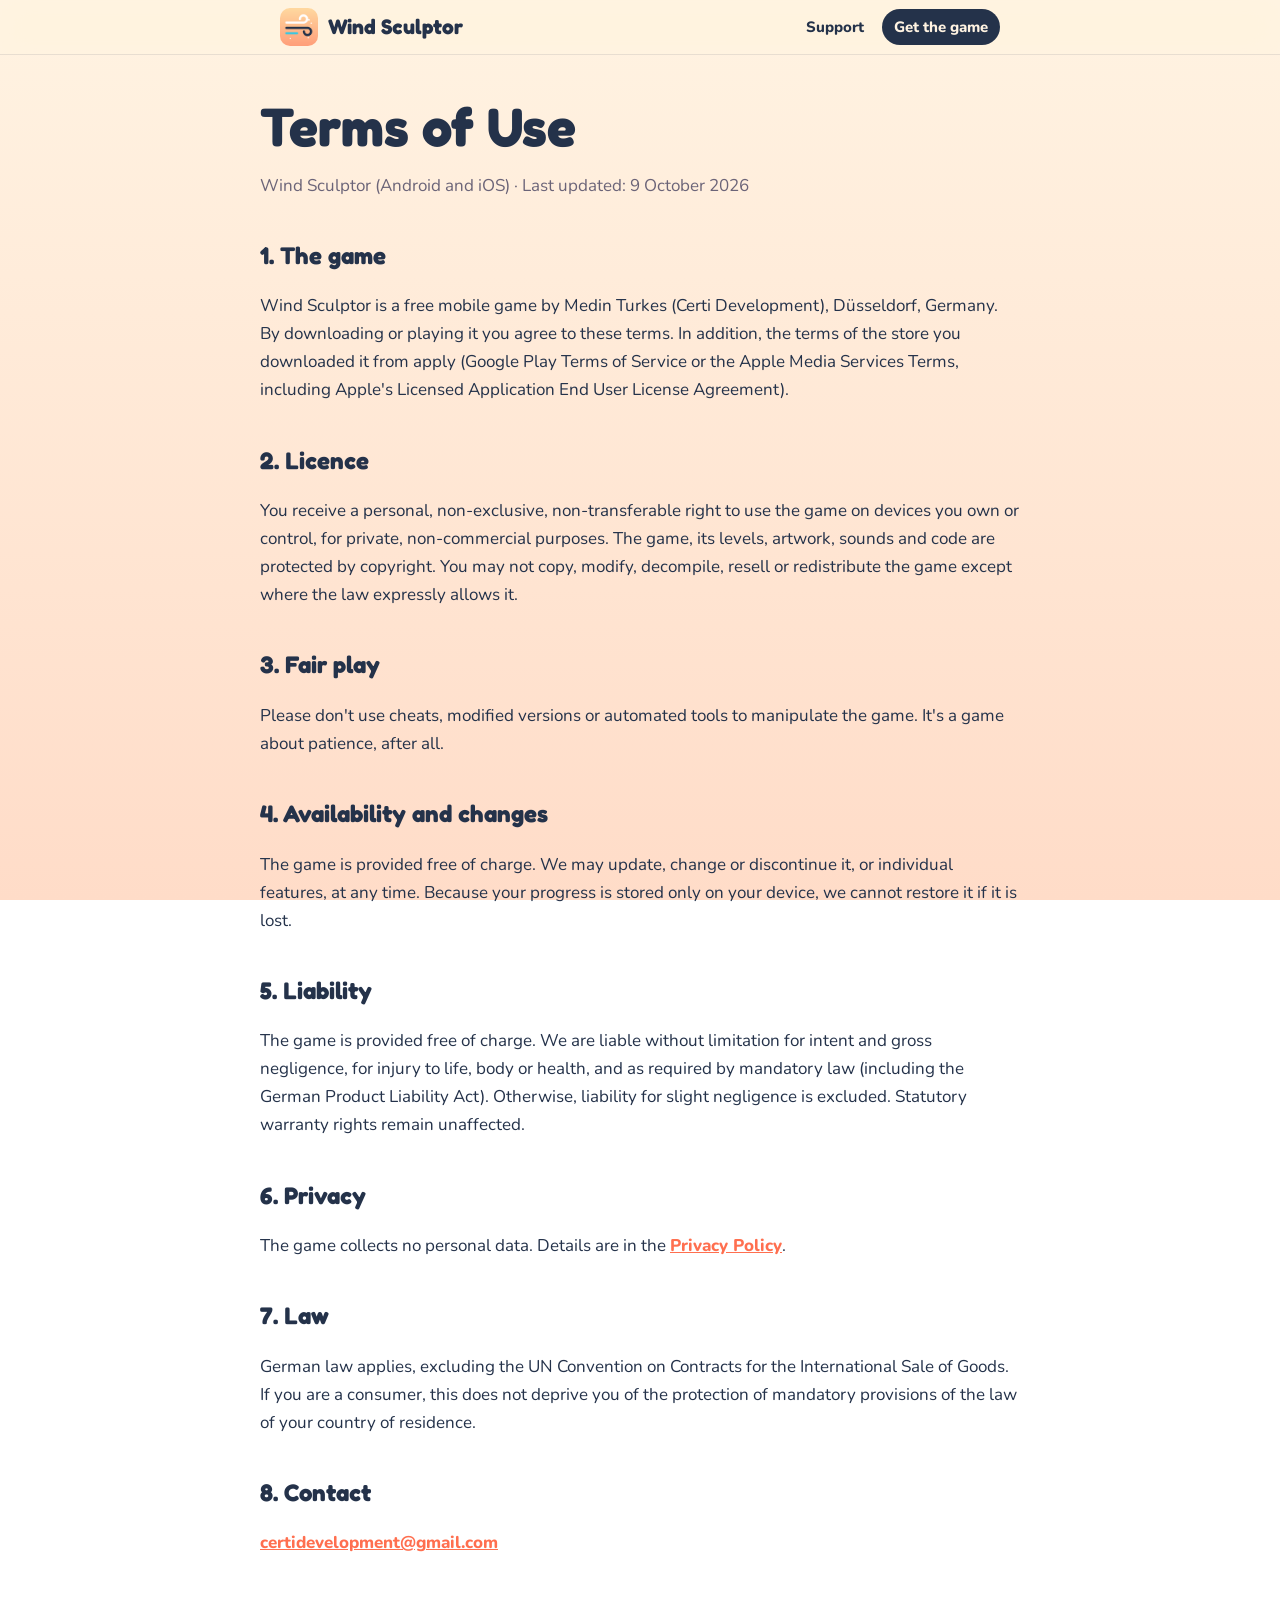
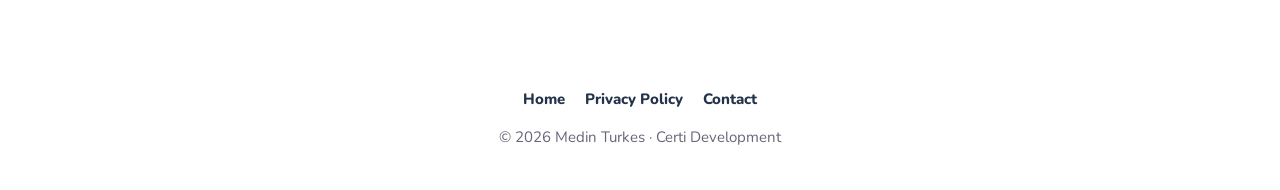
<file: terms.html>
<!doctype html>
<html lang="en">
<head>
<meta charset="utf-8">
<meta name="viewport" content="width=device-width, initial-scale=1">
<title>Terms of Use – Wind Sculptor</title>
<meta name="description" content="Terms of use for the mobile game Wind Sculptor">
<link rel="canonical" href="https://metur100.github.io/Wind.Sculptor.Landing/terms.html">
<meta name="robots" content="index, follow">
<meta name="theme-color" content="#FFF3E2" media="(prefers-color-scheme: light)">
<meta name="theme-color" content="#141A2C" media="(prefers-color-scheme: dark)">
<link rel="icon" href="favicon.ico" sizes="48x48">
<link rel="icon" type="image/png" sizes="96x96" href="assets/favicon-96.png">
<link rel="apple-touch-icon" href="assets/apple-touch-icon.png">
<link rel="manifest" href="site.webmanifest">
<meta property="og:type" content="article">
<meta property="og:site_name" content="Wind Sculptor">
<meta property="og:title" content="Terms of Use – Wind Sculptor">
<meta property="og:url" content="https://metur100.github.io/Wind.Sculptor.Landing/terms.html">
<meta property="og:image" content="https://metur100.github.io/Wind.Sculptor.Landing/assets/og-image.jpg">
<meta name="twitter:card" content="summary_large_image">
<script type="application/ld+json">
{"@context":"https://schema.org","@type":"BreadcrumbList","itemListElement":[{"@type":"ListItem","position":1,"name":"Wind Sculptor","item":"https://metur100.github.io/Wind.Sculptor.Landing/"},{"@type":"ListItem","position":2,"name":"Terms of Use","item":"https://metur100.github.io/Wind.Sculptor.Landing/terms.html"}]}
</script>
<link rel="stylesheet" href="assets/style.css">
</head>
<body>
<header class="top scrolled">
  <div class="wrap narrow">
    <a class="brand" href="./"><img src="assets/favicon-96.png" alt="" width="38" height="38">Wind Sculptor</a>
    <nav><a class="opt" href="./#support">Support</a><a class="pill" href="./#download">Get the game</a></nav>
  </div>
</header>

<main class="wrap narrow doc">
  <h1>Terms of Use</h1>
  <p class="muted">Wind Sculptor (Android and iOS) · Last updated: 9 October 2026</p>

  <h2>1. The game</h2>
  <p>Wind Sculptor is a free mobile game by Medin Turkes (Certi Development), Düsseldorf, Germany. By downloading or playing it you agree to these terms. In addition, the terms of the store you downloaded it from apply (Google Play Terms of Service or the Apple Media Services Terms, including Apple's Licensed Application End User License Agreement).</p>

  <h2>2. Licence</h2>
  <p>You receive a personal, non-exclusive, non-transferable right to use the game on devices you own or control, for private, non-commercial purposes. The game, its levels, artwork, sounds and code are protected by copyright. You may not copy, modify, decompile, resell or redistribute the game except where the law expressly allows it.</p>

  <h2>3. Fair play</h2>
  <p>Please don't use cheats, modified versions or automated tools to manipulate the game. It's a game about patience, after all.</p>

  <h2>4. Availability and changes</h2>
  <p>The game is provided free of charge. We may update, change or discontinue it, or individual features, at any time. Because your progress is stored only on your device, we cannot restore it if it is lost.</p>

  <h2>5. Liability</h2>
  <p>The game is provided free of charge. We are liable without limitation for intent and gross negligence, for injury to life, body or health, and as required by mandatory law (including the German Product Liability Act). Otherwise, liability for slight negligence is excluded. Statutory warranty rights remain unaffected.</p>

  <h2>6. Privacy</h2>
  <p>The game collects no personal data. Details are in the <a href="privacy.html">Privacy Policy</a>.</p>

  <h2>7. Law</h2>
  <p>German law applies, excluding the UN Convention on Contracts for the International Sale of Goods. If you are a consumer, this does not deprive you of the protection of mandatory provisions of the law of your country of residence.</p>

  <h2>8. Contact</h2>
  <p><a href="mailto:certidevelopment@gmail.com">certidevelopment@gmail.com</a></p>
</main>

<footer>
  <div class="wrap">
    <nav>
      <a href="./">Home</a>
      <a href="privacy.html">Privacy Policy</a>
      <a href="mailto:certidevelopment@gmail.com">Contact</a>
    </nav>
    <p>© 2026 Medin Turkes · Certi Development</p>
  </div>
</footer>
</body>
</html>
</file>
<file: assets/style.css>
@font-face { font-family: "Fredoka"; src: url("fonts/Fredoka_600.woff2") format("woff2"); font-weight: 600; font-display: swap; }
@font-face { font-family: "Fredoka"; src: url("fonts/Fredoka_700.woff2") format("woff2"); font-weight: 700; font-display: swap; }
@font-face { font-family: "Nunito"; src: url("fonts/Nunito_400Regular.woff2") format("woff2"); font-weight: 400; font-display: swap; }
@font-face { font-family: "Nunito"; src: url("fonts/Nunito_800ExtraBold.woff2") format("woff2"); font-weight: 800; font-display: swap; }

:root {
  --bg: #FFF3E2;
  --bg2: #FFDCC8;
  --text: #24324A;
  --muted: #6B6478;
  --accent: #FF6F4F;
  --accent-dark: #D94E31;
  --accent-soft: rgba(255, 111, 79, .13);
  --accent2: #22A9C6;
  --card: #FFFFFF;
  --line: #24324A;
  --hairline: rgba(36, 50, 74, .1);
  --shadow: rgba(84, 46, 30, .16);
  --header: rgba(255, 243, 226, .75);
  --radius: 22px;
  --ease: cubic-bezier(.22, 1, .36, 1);
}
@media (prefers-color-scheme: dark) {
  :root {
    --bg: #141A2C;
    --bg2: #2A1F33;
    --text: #FFF3E2;
    --muted: #C9B9C2;
    --accent: #FF8A6B;
    --accent-dark: #D94E31;
    --accent-soft: rgba(255, 138, 107, .14);
    --accent2: #5AD3EA;
    --card: #222839;
    --line: #FFF3E2;
    --hairline: rgba(255, 243, 226, .12);
    --shadow: rgba(0, 0, 0, .45);
    --header: rgba(20, 26, 44, .72);
  }
}

* { box-sizing: border-box; }
html { scroll-behavior: smooth; scroll-padding-top: 80px; overflow-x: clip; }
body {
  margin: 0;
  min-height: 100vh;
  background: linear-gradient(180deg, var(--bg) 0%, var(--bg2) 100%) fixed;
  color: var(--text);
  font: 17px/1.65 "Nunito", system-ui, -apple-system, "Segoe UI", sans-serif;
  overflow-x: hidden;
}
h1, h2, h3, .brand, .display { font-family: "Fredoka", "Nunito", sans-serif; font-weight: 700; letter-spacing: 0; }
a { color: var(--accent); font-weight: 800; }
img { max-width: 100%; display: block; }
:focus-visible { outline: 3px solid var(--accent2); outline-offset: 3px; border-radius: 6px; }

.wrap { max-width: 1120px; margin: 0 auto; padding: 0 20px; }
.narrow { max-width: 760px; }
.muted { color: var(--muted); }

/* ---------- Scroll progress ---------- */
.progress {
  position: fixed; inset: 0 0 auto 0; height: 3px; z-index: 60;
  background: linear-gradient(90deg, var(--accent), var(--accent2));
  transform-origin: 0 50%; transform: scaleX(0);
}

/* ---------- Header ---------- */
header.top {
  position: sticky; top: 0; z-index: 50;
  padding: 14px 0;
  transition: background .3s, box-shadow .3s, padding .3s;
}
header.top.scrolled {
  background: var(--header);
  -webkit-backdrop-filter: saturate(160%) blur(14px);
  backdrop-filter: saturate(160%) blur(14px);
  box-shadow: 0 1px 0 var(--hairline);
  padding: 8px 0;
}
header.top .wrap { display: flex; align-items: center; justify-content: space-between; gap: 12px; }
.brand { display: flex; align-items: center; gap: 10px; color: var(--text); text-decoration: none; font-size: 21px; white-space: nowrap; }
.brand img { width: 38px; height: 38px; border-radius: 10px; transition: transform .4s var(--ease); }
.brand:hover img { transform: rotate(-12deg) scale(1.08); }
header nav { display: flex; align-items: center; gap: 6px; white-space: nowrap; }
header nav a { color: var(--text); text-decoration: none; font-size: 15px; padding: 6px 12px; border-radius: 999px; transition: background .2s, color .2s; }
header nav a:hover { background: var(--accent-soft); color: var(--accent); }
header nav a.pill { background: var(--text); color: var(--bg); }
header nav a.pill:hover { background: var(--accent); color: #fff; }
@media (max-width: 640px) {
  header nav a.opt { display: none; }
  .brand { font-size: 18px; }
  .brand img { width: 32px; height: 32px; }
}

/* ---------- Reveal on scroll ---------- */
.js .reveal { opacity: 0; transform: translateY(28px); transition: opacity .8s var(--ease), transform .8s var(--ease); transition-delay: calc(var(--i, 0) * 90ms); }
.js .reveal.in { opacity: 1; transform: none; }
.js .reveal.from-left { transform: translateX(-36px); }
.js .reveal.from-right { transform: translateX(36px); }
.js .reveal.zoom { transform: scale(.92); }
.js .reveal.in.from-left, .js .reveal.in.from-right, .js .reveal.in.zoom { transform: none; }

/* ---------- Hero ---------- */
.hero { position: relative; padding: 48px 0 72px; }
.hero-grid { display: grid; grid-template-columns: 1.05fr .95fr; align-items: center; gap: 48px; }
.eyebrow {
  display: inline-flex; align-items: center; gap: 8px;
  padding: 6px 14px; border-radius: 999px;
  background: var(--card); box-shadow: 0 0 0 1px var(--hairline), 0 6px 18px var(--shadow);
  font-size: 14px; font-weight: 800; color: var(--muted);
}
.eyebrow .dot { width: 8px; height: 8px; border-radius: 50%; background: var(--accent); box-shadow: 0 0 0 0 var(--accent); animation: ping 1.8s infinite; }
@keyframes ping { 70% { box-shadow: 0 0 0 9px transparent; } 100% { box-shadow: 0 0 0 0 transparent; } }

.hero h1 { font-size: clamp(52px, 8.4vw, 96px); line-height: .95; margin: 22px 0 18px; }
.hero h1 .line { display: block; }
.hero h1 .hot { color: var(--accent); display: inline-block; transform-origin: 50% 80%; animation: wiggle 3.2s ease-in-out infinite; }
@keyframes wiggle { 0%, 82%, 100% { transform: rotate(0); } 86% { transform: rotate(-6deg) scale(1.04); } 90% { transform: rotate(5deg) scale(1.04); } 94% { transform: rotate(-3deg); } }
.hero .tag { font-size: clamp(18px, 2.2vw, 22px); color: var(--muted); max-width: 500px; margin: 0; }
.hero .tag strong { color: var(--text); }

.stores { display: flex; flex-wrap: wrap; gap: 12px; margin: 32px 0 18px; }
.store {
  display: inline-flex; align-items: center; gap: 12px;
  min-width: 196px; padding: 11px 22px;
  background: var(--text); color: var(--bg);
  border-radius: 16px; text-decoration: none; text-align: left; line-height: 1.2;
  box-shadow: 0 10px 24px var(--shadow);
  transition: transform .25s var(--ease), box-shadow .25s var(--ease);
}
.store:hover { transform: translateY(-3px); box-shadow: 0 16px 32px var(--shadow); }
.store svg { width: 26px; height: 26px; flex: none; fill: currentColor; }
.store small { display: block; font-weight: 400; font-size: 12px; opacity: .75; }
.store span { font-weight: 800; font-size: 18px; }
.store[aria-disabled="true"] { cursor: default; }
.checks { display: flex; flex-wrap: wrap; gap: 6px 18px; padding: 0; margin: 0; list-style: none; font-size: 15px; color: var(--muted); font-weight: 800; }
.checks li::before { content: "✓"; color: var(--accent); margin-right: 6px; }

/* Phone mockups */
.phones { position: relative; height: 600px; }
.phone-set { position: absolute; inset: 0; }
.phone {
  position: absolute; width: 250px; aspect-ratio: 480 / 1043;
  border-radius: 38px; padding: 9px;
  background: #1D2638;
  box-shadow: 0 30px 60px -10px var(--shadow), inset 0 0 0 2px rgba(255, 255, 255, .08);
}
.phone img { width: 100%; height: 100%; object-fit: cover; border-radius: 30px; }
.phones .p-main { left: 50%; top: 20px; margin-left: -125px; z-index: 3; }
.phones .p-left { left: 50%; top: 70px; margin-left: -270px; z-index: 2; width: 210px; transform: rotate(-9deg); opacity: .95; }
.phones .p-right { left: 50%; top: 70px; margin-left: 60px; z-index: 1; width: 210px; transform: rotate(9deg); opacity: .95; }
.float { animation: float 6s ease-in-out infinite; }
.float.slow { animation-duration: 7.5s; animation-delay: -2s; }
.float.slower { animation-duration: 8.5s; animation-delay: -4s; }
@keyframes float { 50% { translate: 0 -14px; } }
.parallax { will-change: transform; }

.blob { position: absolute; border-radius: 50%; filter: blur(60px); opacity: .55; z-index: -1; pointer-events: none; animation: drift 14s ease-in-out infinite alternate; }
.blob.b1 { width: 380px; height: 380px; background: #FFB38A; top: -40px; right: 4%; }
.blob.b2 { width: 300px; height: 300px; background: #8EDCEB; bottom: 0; left: -80px; animation-delay: -6s; }
@media (prefers-color-scheme: dark) { .blob { opacity: .28; } }
@keyframes drift { to { transform: translate(40px, 30px) scale(1.1); } }

.sticker {
  position: absolute; z-index: 4; font-size: 40px; line-height: 1;
  filter: drop-shadow(0 8px 12px var(--shadow));
  animation: bob 5s ease-in-out infinite;
}
.sticker.s1 { left: 6%; top: 8%; }
.sticker.s2 { right: 2%; top: 2%; animation-delay: -1.5s; }
.sticker.s3 { left: 12%; bottom: 6%; animation-delay: -3s; }
@keyframes bob { 50% { transform: translateY(-12px) rotate(8deg); } }

@media (max-width: 900px) {
  .hero { padding-top: 24px; text-align: center; }
  .hero-grid { grid-template-columns: 1fr; gap: 16px; }
  .hero .tag { margin: 0 auto; }
  .stores, .checks { justify-content: center; }
  .phones { height: 470px; margin-top: 8px; }
  .phone { width: 200px; border-radius: 32px; padding: 7px; }
  .phone img { border-radius: 26px; }
  .phones .p-main { margin-left: -100px; top: 10px; }
  .phones .p-left, .phones .p-right { width: 168px; top: 50px; }
  .phones .p-left { margin-left: -205px; }
  .phones .p-right { margin-left: 37px; }
}

/* ---------- Marquee ---------- */
.marquee {
  overflow: hidden; background: var(--text); color: var(--bg);
  transform: rotate(-2deg); margin: 0 -20px; padding: 14px 0;
  box-shadow: 0 14px 30px var(--shadow);
}
.marquee .track { display: flex; width: max-content; animation: marquee 32s linear infinite; }
.marquee span { font: 700 26px "Fredoka", sans-serif; white-space: nowrap; padding-right: 28px; }
.marquee span em { font-style: normal; color: var(--accent); padding-left: 28px; }
@keyframes marquee { to { transform: translateX(-50%); } }

/* ---------- Sections ---------- */
section { padding: 96px 0; }
.kicker { display: block; text-align: center; font-size: 14px; font-weight: 800; letter-spacing: .14em; text-transform: uppercase; color: var(--accent); margin-bottom: 10px; }
section h2 { font-size: clamp(34px, 5.4vw, 52px); text-align: center; margin: 0 0 12px; line-height: 1.05; }
section .lead { text-align: center; color: var(--muted); margin: 0 auto 48px; max-width: 580px; font-size: 18px; }
@media (max-width: 640px) { section { padding: 72px 0; } }

/* Stats */
.stats { display: grid; grid-template-columns: repeat(4, 1fr); gap: 16px; }
.stat { text-align: center; padding: 26px 12px; border-radius: var(--radius); background: var(--card); box-shadow: 0 0 0 1px var(--hairline), 0 12px 30px -12px var(--shadow); }
.stat b { display: block; font: 700 54px/1 "Fredoka", sans-serif; color: var(--accent); }
.stat span { display: block; margin-top: 8px; font-weight: 800; color: var(--muted); font-size: 15px; }
@media (max-width: 720px) { .stats { grid-template-columns: repeat(2, 1fr); } .stat b { font-size: 44px; } }

/* Gallery */
.gallery-wrap { position: relative; }
.gallery {
  display: flex; gap: 28px; overflow-x: auto; scroll-snap-type: x mandatory;
  padding: 20px max(20px, calc((100vw - 1120px) / 2 + 20px)) 36px;
  scrollbar-width: none;
}
.gallery::-webkit-scrollbar { display: none; }
.shot { flex: none; width: 230px; margin: 0; scroll-snap-align: center; text-align: center; }
@media (max-width: 640px) { .shot { width: 190px; } .gallery { gap: 20px; } }
.shot .phone { position: relative; width: 100%; transition: transform .5s var(--ease); }
.shot:hover .phone { transform: translateY(-8px) rotate(-1.5deg); }
.shot h3 { margin: 18px 0 2px; font-size: 21px; }
.shot p { margin: 0; color: var(--muted); font-size: 15px; }
.gallery-nav { display: flex; justify-content: center; gap: 12px; }
.gallery-nav button {
  width: 48px; height: 48px; border-radius: 50%; border: 0; cursor: pointer;
  background: var(--card); color: var(--text); font-size: 20px; font-weight: 800;
  box-shadow: 0 0 0 1px var(--hairline), 0 8px 20px var(--shadow);
  transition: transform .2s var(--ease), background .2s;
}
.gallery-nav button:hover { transform: scale(1.08); background: var(--accent); color: #fff; }

/* Try it */
.tryit {
  position: relative; overflow: hidden; text-align: center;
  border-radius: 32px; padding: 64px 24px 56px;
  background: var(--card); box-shadow: 0 0 0 1px var(--hairline), 0 30px 60px -20px var(--shadow);
}
.tryit h2 { margin-bottom: 6px; }
.tryit .lead { margin-bottom: 8px; }

/* Features */
.grid { display: grid; grid-template-columns: repeat(3, 1fr); gap: 20px; }
@media (max-width: 900px) { .grid { grid-template-columns: repeat(2, 1fr); } }
@media (max-width: 600px) { .grid { grid-template-columns: 1fr; } }
.feature {
  padding: 28px 26px; border-radius: var(--radius); background: var(--card);
  box-shadow: 0 0 0 1px var(--hairline), 0 12px 30px -14px var(--shadow);
  transition: transform .35s var(--ease), box-shadow .35s var(--ease);
}
.feature:hover { transform: translateY(-6px); box-shadow: 0 0 0 1px var(--hairline), 0 24px 44px -14px var(--shadow); }
.feature .ico {
  width: 56px; height: 56px; border-radius: 16px; display: grid; place-items: center;
  font-size: 28px; background: var(--accent-soft); margin-bottom: 18px;
  transition: transform .5s var(--ease);
}
.feature:hover .ico { transform: rotate(-10deg) scale(1.1); }
.feature h3 { font-size: 23px; margin: 0 0 6px; }
.feature p { margin: 0; color: var(--muted); }

/* FAQ */
.faq details {
  background: var(--card); border-radius: 18px; margin-bottom: 12px;
  box-shadow: 0 0 0 1px var(--hairline), 0 8px 20px -12px var(--shadow);
  transition: box-shadow .3s;
}
.faq details[open] { box-shadow: 0 0 0 2px var(--accent), 0 14px 30px -14px var(--shadow); }
.faq summary { cursor: pointer; font-weight: 800; padding: 18px 56px 18px 22px; list-style: none; position: relative; }
.faq summary::-webkit-details-marker { display: none; }
.faq summary::after {
  content: "+"; position: absolute; right: 20px; top: 50%; width: 26px; height: 26px; margin-top: -13px;
  display: grid; place-items: center; border-radius: 50%; background: var(--accent-soft); color: var(--accent);
  font-size: 20px; line-height: 1; transition: transform .3s var(--ease);
}
.faq details[open] summary::after { transform: rotate(45deg); }
.faq details p { margin: 0; padding: 0 22px 20px; color: var(--muted); }
.faq details[open] p { animation: fadeDown .35s var(--ease); }
@keyframes fadeDown { from { opacity: 0; transform: translateY(-6px); } }
.contact { text-align: center; margin-top: 32px; color: var(--muted); }

/* CTA */
.cta {
  position: relative; overflow: hidden; text-align: center; color: #FFF3E2;
  border-radius: 36px; padding: 72px 24px;
  background: radial-gradient(circle at 20% 0%, #3A2A5A 0, transparent 55%), radial-gradient(circle at 90% 100%, #8A3F2C 0, transparent 50%), #1E2236;
  box-shadow: 0 40px 80px -30px var(--shadow);
}
.cta img { width: 96px; height: 96px; border-radius: 24px; margin: 0 auto 22px; box-shadow: 0 18px 40px rgba(0, 0, 0, .4); animation: float 6s ease-in-out infinite; }
.cta h2 { color: #FFF3E2; }
.cta p { color: #E6D3CB; margin: 0 auto; max-width: 480px; }
.cta .stores { justify-content: center; }
.cta .store { background: #FFF3E2; color: #13213D; }

/* ---------- Legal pages ---------- */
.doc { padding: 24px 0 64px; }
.doc h1 { font-size: clamp(36px, 7vw, 54px); line-height: 1.05; margin: 20px 0 6px; }
.doc h2 { font-size: 24px; text-align: left; margin: 36px 0 8px; }
.card {
  background: var(--card); border-radius: var(--radius); padding: 4px 22px;
  box-shadow: 0 0 0 1px var(--hairline), 0 12px 30px -14px var(--shadow);
}
.doc .card { margin-top: 24px; border-left: 5px solid var(--accent); }
.doc ul { padding-left: 22px; }
.doc li { margin: 4px 0; }

/* 404 */
.notfound { text-align: center; padding: 18vh 0; }
.notfound h1 { font-size: clamp(90px, 20vw, 160px); line-height: 1; margin: 0; color: var(--accent); animation: wiggle 2.4s ease-in-out infinite; }
.notfound p { font-size: 20px; color: var(--muted); }

/* ---------- Footer ---------- */
footer { padding: 48px 0 40px; text-align: center; font-size: 15px; color: var(--muted); }
footer nav { display: flex; flex-wrap: wrap; justify-content: center; gap: 4px 20px; }
footer nav a { color: var(--text); text-decoration: none; }
footer nav a:hover { color: var(--accent); }
footer p { margin: 14px 0 0; }

/* ---------- Reduced motion ---------- */
@media (prefers-reduced-motion: reduce) {
  html { scroll-behavior: auto; }
  *, *::before, *::after { animation: none !important; transition: none !important; }
  .js .reveal { opacity: 1; transform: none; }
}

/* About (SEO copy) */
.about h2 { margin-bottom: 28px; }
.about p { font-size: 18px; margin: 0 0 18px; color: var(--muted); }
.about p strong, .about p em { color: var(--text); }
.shot figcaption { display: block; }

/* ---------- Try it: blow a sculpture ---------- */
.toy { position: relative; margin: 26px auto 0; max-width: 620px; }
.toy canvas {
  display: block; width: 100%; aspect-ratio: 16 / 10; border-radius: 22px;
  background: linear-gradient(180deg, #FFE7C2 0%, #FFC9A8 100%);
  box-shadow: inset 0 0 0 1px var(--hairline);
  touch-action: none; cursor: crosshair;
}
.toy-hud { position: absolute; top: 12px; left: 14px; right: 14px; display: flex; justify-content: space-between; align-items: center; gap: 10px; pointer-events: none; font-weight: 800; font-size: 14px; color: #24324A; }
.toy-hud span { background: rgba(255, 255, 255, .85); padding: 3px 10px; border-radius: 999px; }
.meter { flex: 1; max-width: 220px; height: 10px; border-radius: 999px; background: rgba(255, 255, 255, .7); overflow: hidden; }
.meter i { display: block; height: 100%; width: 0; border-radius: inherit; background: linear-gradient(90deg, #22A9C6, #3BC47A); transition: width .25s; }
.toy-foot { display: flex; align-items: center; justify-content: space-between; gap: 12px; margin-top: 14px; }
.toy-msg { margin: 0; min-height: 1.6em; font-weight: 800; font-size: 18px; color: var(--accent); text-align: left; }
.toy-msg.pop { animation: pop .4s var(--ease); }
@keyframes pop { from { transform: scale(.7); opacity: 0; } }
.reset { border: 0; cursor: pointer; border-radius: 999px; padding: 8px 16px; font: 800 15px "Nunito", sans-serif; background: var(--accent-soft); color: var(--accent); white-space: nowrap; }
.reset:hover { background: var(--accent); color: #fff; }
</file>
